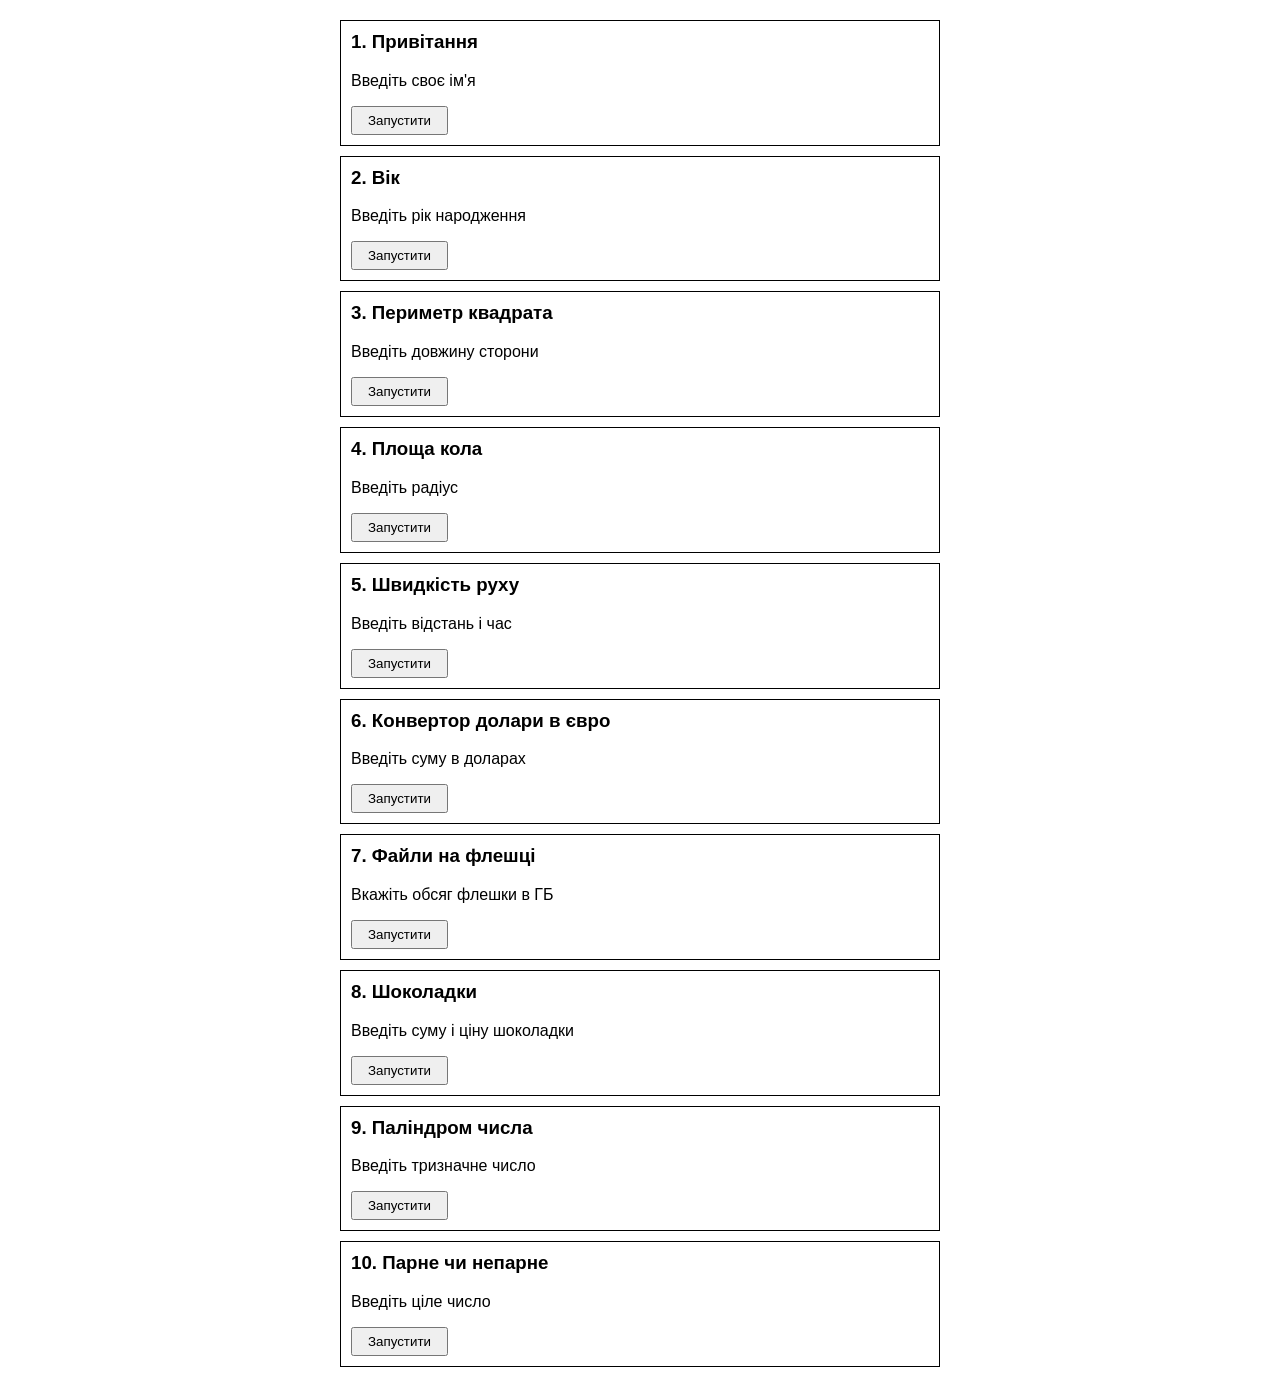
<file: java-script.31.05.2026/index.html>
<!DOCTYPE html>
<html lang="uk">

<head>
    <meta charset="UTF-8">
    <meta name="viewport" content="width=device-width, initial-scale=1.0">
    <title>Завдання JavaScript</title>
    <link rel="stylesheet" href="style.css">
</head>

<body>

    <div class="tasks">

        <div class="task">
            <h3>1. Привітання</h3>
            <p>Введіть своє ім'я</p>
            <button onclick="task1()">Запустити</button>
        </div>

        <div class="task">
            <h3>2. Вік</h3>
            <p>Введіть рік народження</p>
            <button onclick="task2()">Запустити</button>
        </div>

        <div class="task">
            <h3>3. Периметр квадрата</h3>
            <p>Введіть довжину сторони</p>
            <button onclick="task3()">Запустити</button>
        </div>

        <div class="task">
            <h3>4. Площа кола</h3>
            <p>Введіть радіус</p>
            <button onclick="task4()">Запустити</button>
        </div>

        <div class="task">
            <h3>5. Швидкість руху</h3>
            <p>Введіть відстань і час</p>
            <button onclick="task5()">Запустити</button>
        </div>

        <div class="task">
            <h3>6. Конвертор долари в євро</h3>
            <p>Введіть суму в доларах</p>
            <button onclick="task6()">Запустити</button>
        </div>

        <div class="task">
            <h3>7. Файли на флешці</h3>
            <p>Вкажіть обсяг флешки в ГБ</p>
            <button onclick="task7()">Запустити</button>
        </div>

        <div class="task">
            <h3>8. Шоколадки</h3>
            <p>Введіть суму і ціну шоколадки</p>
            <button onclick="task8()">Запустити</button>
        </div>

        <div class="task">
            <h3>9. Паліндром числа</h3>
            <p>Введіть тризначне число</p>
            <button onclick="task9()">Запустити</button>
        </div>

        <div class="task">
            <h3>10. Парне чи непарне</h3>
            <p>Введіть ціле число</p>
            <button onclick="task10()">Запустити</button>
        </div>

    </div>

    <script src="script.js"></script>
</body>

</html>
</file>
<file: java-script.31.05.2026/style.css>
body {
    font-family: Arial, sans-serif;
    background-color: white;
    margin: 20px;
}

h1 {
    text-align: center;
}

.tasks {
    max-width: 600px;
    margin: 0 auto;
}

.task {
    border: 1px solid black;
    padding: 10px;
    margin-bottom: 10px;
}

.task h3 {
    margin-top: 0;
}

button {
    padding: 5px 15px;
    cursor: pointer;
}
</file>
